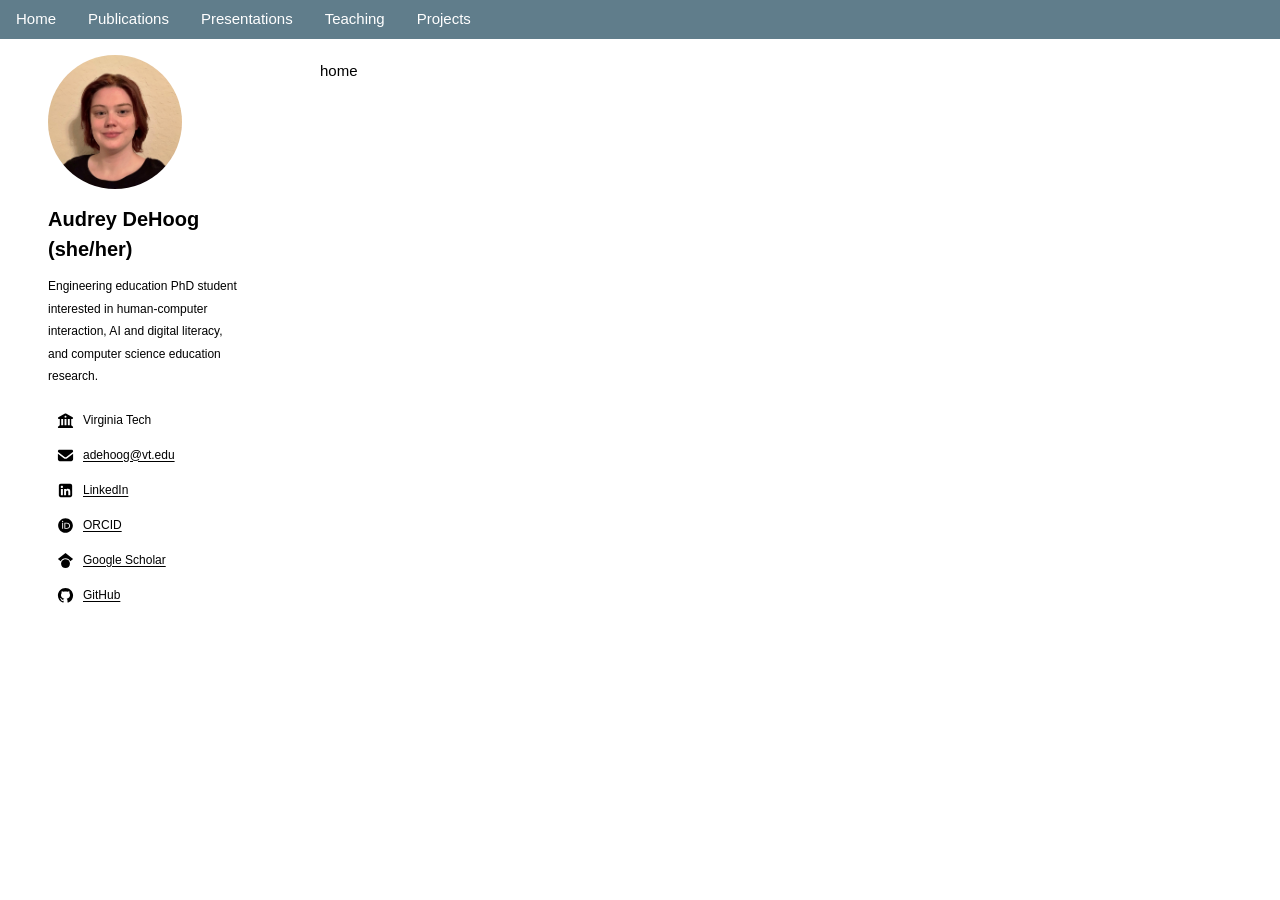
<file: index.html>
<!DOCTYPE html>
<html>
<title>adehoog.github.io</title>
<meta name="viewport" content="width=device-width, initial-scale=1">
<link rel="stylesheet" href="css/w3.css">
<head>
  <!-- Sidebar -->
 <div class="w3-sidebar w3-bar-block w3-margin w3-padding" style="width: 20%">
  <div class="w3-container w3-padding-16">
    <p><img src="images/headshot(square).jpeg" class="w3-circle" style="height:70%;width:70%" alt="Headshot"></p>
    <h4><b>Audrey DeHoog (she/her)</b></h4>
    <small>Engineering education PhD student interested in human-computer interaction, AI and digital literacy, and computer science education research.</small>
  </div> 
  <div class="w3-container w3-margin-right w3-text-theme">
    <ul class="w3-ul-nb">
      <li><img src="icons/building-columns-solid-full.svg" class="w3-padding-small" style="height:35px;width:35px"/><small>Virginia Tech</small></li>
      <li><img src="icons/envelope-solid-full.svg" class="w3-padding-small" style="height:35px;width:35px"/><small><a href="mailto:adehoog@vt.edu"><i class=""></i>adehoog@vt.edu</a></small></li>
      <li><img src="icons/square-linkedin-brands-solid-full.svg" class="w3-padding-small" style="height:35px;width:35px"/><small><a href="https://www.linkedin.com/in/audrey-dehoog/">LinkedIn</a></small></li>
      <li><img src="icons/orcid-brands-solid-full.svg" class="w3-padding-small" style="height:35px;width:35px"/><small><a href="https://orcid.org/0009-0006-2582-4163">ORCID</a></small></li>
      <li><img src="icons/google-scholar-brands-solid-full.svg" class="w3-padding-small" style="height:35px;width:35px"/><small><a href="https://scholar.google.com/citations?hl=en&user=KG1zTl8AAAAJ">Google Scholar</a></small></li>
      <li><img src="icons/github-brands-solid-full.svg" class="w3-padding-small" style="height:35px;width:35px"/><small><a href="https://github.com/adehoog">GitHub</a></small></li>
    </ul>
  </div>
</div>
<!-- Navbar -->
<div class="w3-top">
<div class="w3-bar w3-blue-gray">
  <a href="#" class="w3-bar-item w3-button">Home</a>
  <a href="publications.html" class="w3-bar-item w3-button">Publications</a>
  <a href="presentations.html" class="w3-bar-item w3-button">Presentations</a>
  <a href="teaching.html" class="w3-bar-item w3-button">Teaching</a>
  <a href="project.html" class="w3-bar-item w3-button">Projects</a>
</div>
</div>
</head>

<br><br>

<body>
  <div style="margin-left:25%">
  <!-- Page Content -->
   <p>home</p>
  </div>
</body>

</html>
</file>
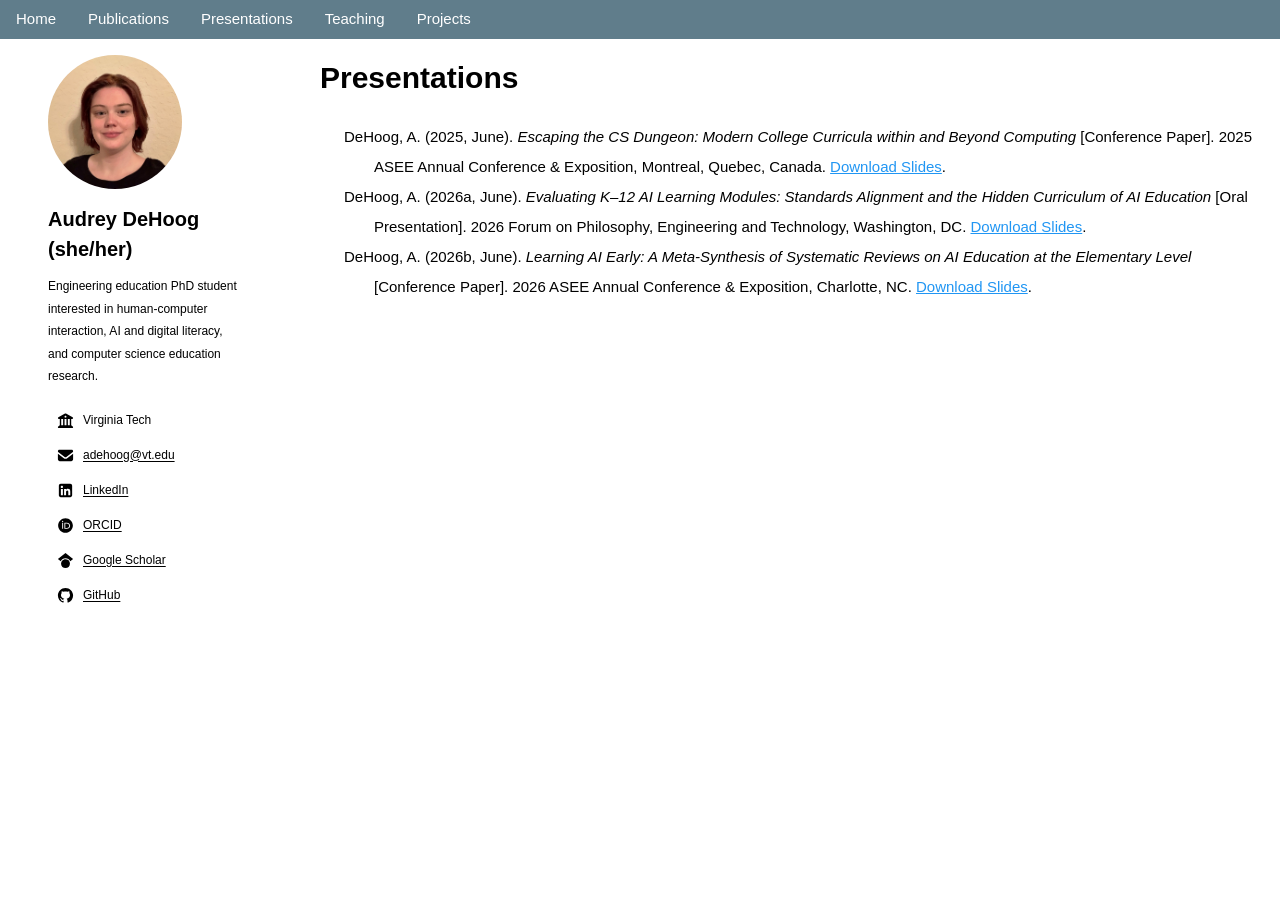
<file: presentations.html>
<!DOCTYPE html>
<html>
<title>adehoog.github.io</title>
<meta name="viewport" content="width=device-width, initial-scale=1">
<link rel="stylesheet" href="css/w3.css">
<head>
  <!-- Sidebar -->
 <div class="w3-sidebar w3-bar-block w3-margin w3-padding" style="width: 20%">
  <div class="w3-container w3-padding-16">
    <p><img src="images/headshot(square).jpeg" class="w3-circle" style="height:70%;width:70%" alt="Headshot"></p>
    <h4><b>Audrey DeHoog (she/her)</b></h4>
    <small>Engineering education PhD student interested in human-computer interaction, AI and digital literacy, and computer science education research.</small>
  </div> 
  <div class="w3-container w3-margin-right w3-text-theme">
    <ul class="w3-ul-nb">
      <li><img src="icons/building-columns-solid-full.svg" class="w3-padding-small" style="height:35px;width:35px"/><small>Virginia Tech</small></li>
      <li><img src="icons/envelope-solid-full.svg" class="w3-padding-small" style="height:35px;width:35px"/><small><a href="mailto:adehoog@vt.edu"><i class=""></i>adehoog@vt.edu</a></small></li>
      <li><img src="icons/square-linkedin-brands-solid-full.svg" class="w3-padding-small" style="height:35px;width:35px"/><small><a href="https://www.linkedin.com/in/audrey-dehoog/">LinkedIn</a></small></li>
      <li><img src="icons/orcid-brands-solid-full.svg" class="w3-padding-small" style="height:35px;width:35px"/><small><a href="https://orcid.org/0009-0006-2582-4163">ORCID</a></small></li>
      <li><img src="icons/google-scholar-brands-solid-full.svg" class="w3-padding-small" style="height:35px;width:35px"/><small><a href="https://scholar.google.com/citations?hl=en&user=KG1zTl8AAAAJ">Google Scholar</a></small></li>
      <li><img src="icons/github-brands-solid-full.svg" class="w3-padding-small" style="height:35px;width:35px"/><small><a href="https://github.com/adehoog">GitHub</a></small></li>
    </ul>
  </div>
</div>
<!-- Navbar -->
<div class="w3-top">
<div class="w3-bar w3-blue-gray">
  <a href="index.html" class="w3-bar-item w3-button">Home</a>
  <a href="publications.html" class="w3-bar-item w3-button">Publications</a>
  <a href="#" class="w3-bar-item w3-button">Presentations</a>
  <a href="teaching.html" class="w3-bar-item w3-button">Teaching</a>
  <a href="project.html" class="w3-bar-item w3-button">Projects</a>
</div>
</div>
</head>

<br><br>

<body>
  <div style="margin-left:25%">
  <!-- Page Content -->
   <h2><b>Presentations</b></h2>
   <div class="csl-bib-body w3-padding-large" style="line-height: 2; margin-left: 2em; text-indent:-2em;">
    <div class="csl-entry">DeHoog, A. (2025, June). <i>Escaping the CS Dungeon: Modern College Curricula within and Beyond Computing</i> [Conference Paper]. 2025 ASEE Annual Conference &amp; Exposition, Montreal, Quebec, Canada. <a class="w3-text-blue" href="/files/presentation slides/ASEE 2025 Presentation_Escaping the CS Dungeon.pdf" download>Download Slides</a>.</div>
    <span class="Z3988" title="url_ver=Z39.88-2004&amp;ctx_ver=Z39.88-2004&amp;rfr_id=info%3Asid%2Fzotero.org%3A2&amp;rft_val_fmt=info%3Aofi%2Ffmt%3Akev%3Amtx%3Adc&amp;rft.type=presentation&amp;rft.title=Escaping%20the%20CS%20Dungeon%3A%20Modern%20College%20Curricula%20within%20and%20Beyond%20Computing&amp;rft.aufirst=Audrey&amp;rft.aulast=DeHoog&amp;rft.au=Audrey%20DeHoog&amp;rft.date=2025-06"></span>
    <div class="csl-entry">DeHoog, A. (2026a, June). <i>Evaluating K–12 AI Learning Modules: Standards Alignment and the Hidden Curriculum of AI Education</i> [Oral Presentation]. 2026 Forum on Philosophy, Engineering and Technology, Washington, DC. <a class="w3-text-blue" href="/files/presentation slides/fPET2026 (FINAL).pdf" download>Download Slides</a>.</div>
    <span class="Z3988" title="url_ver=Z39.88-2004&amp;ctx_ver=Z39.88-2004&amp;rfr_id=info%3Asid%2Fzotero.org%3A2&amp;rft_val_fmt=info%3Aofi%2Ffmt%3Akev%3Amtx%3Adc&amp;rft.type=presentation&amp;rft.title=Evaluating%20K%E2%80%9312%20AI%20Learning%20Modules%3A%20Standards%20Alignment%20and%20the%20Hidden%20Curriculum%20of%20AI%20Education&amp;rft.aufirst=Audrey&amp;rft.aulast=DeHoog&amp;rft.au=Audrey%20DeHoog&amp;rft.date=2026-06"></span>
    <div class="csl-entry">DeHoog, A. (2026b, June). <i>Learning AI Early: A Meta-Synthesis of Systematic Reviews on AI Education at the Elementary Level</i> [Conference Paper]. 2026 ASEE Annual Conference &amp; Exposition, Charlotte, NC. <a class="w3-text-blue" href="/files/presentation slides/ASEE 2026_Learning AI Early.pdf" download>Download Slides</a>.</div>
    <span class="Z3988" title="url_ver=Z39.88-2004&amp;ctx_ver=Z39.88-2004&amp;rfr_id=info%3Asid%2Fzotero.org%3A2&amp;rft_val_fmt=info%3Aofi%2Ffmt%3Akev%3Amtx%3Adc&amp;rft.type=presentation&amp;rft.title=Learning%20AI%20Early%3A%20A%20Meta-Synthesis%20of%20Systematic%20Reviews%20on%20AI%20Education%20at%20the%20Elementary%20Level&amp;rft.aufirst=Audrey&amp;rft.aulast=DeHoog&amp;rft.au=Audrey%20DeHoog&amp;rft.date=2026-06"></span>
  </div>
  </div>
</body>

</html>
</file>
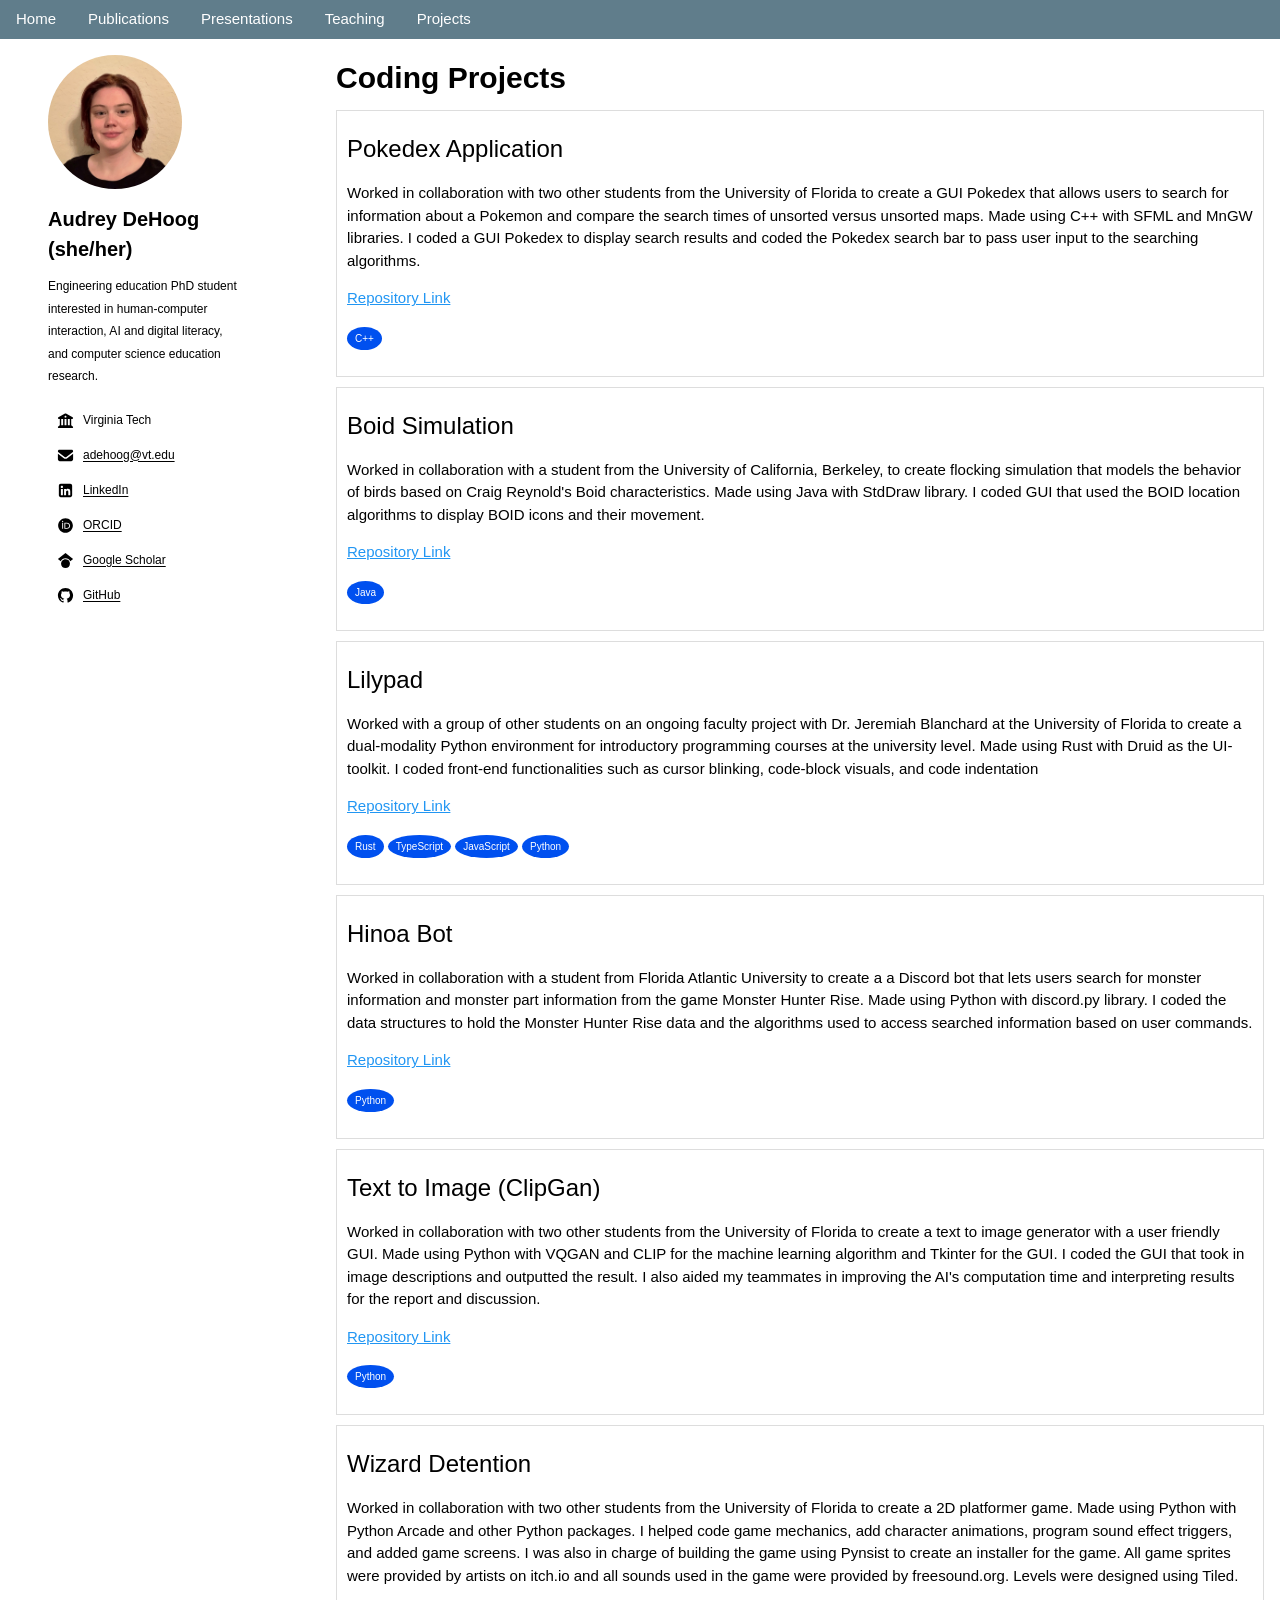
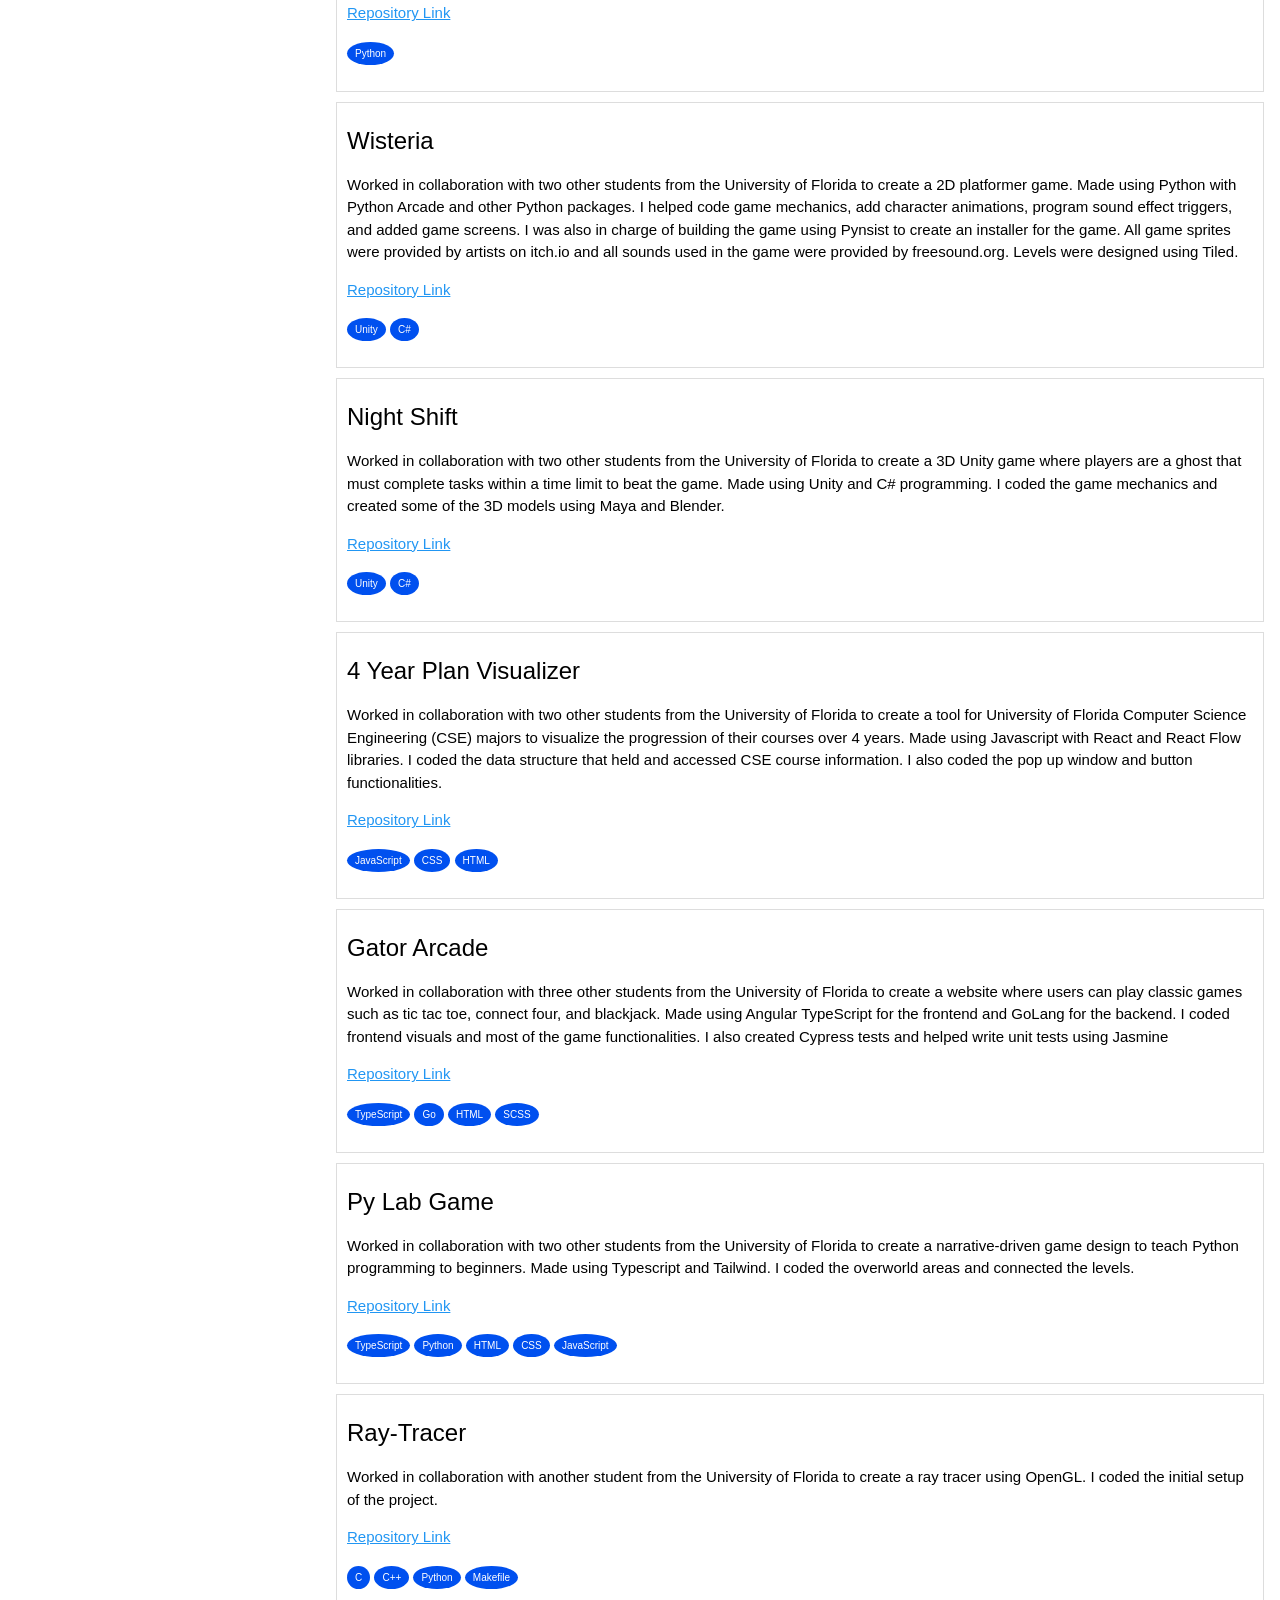
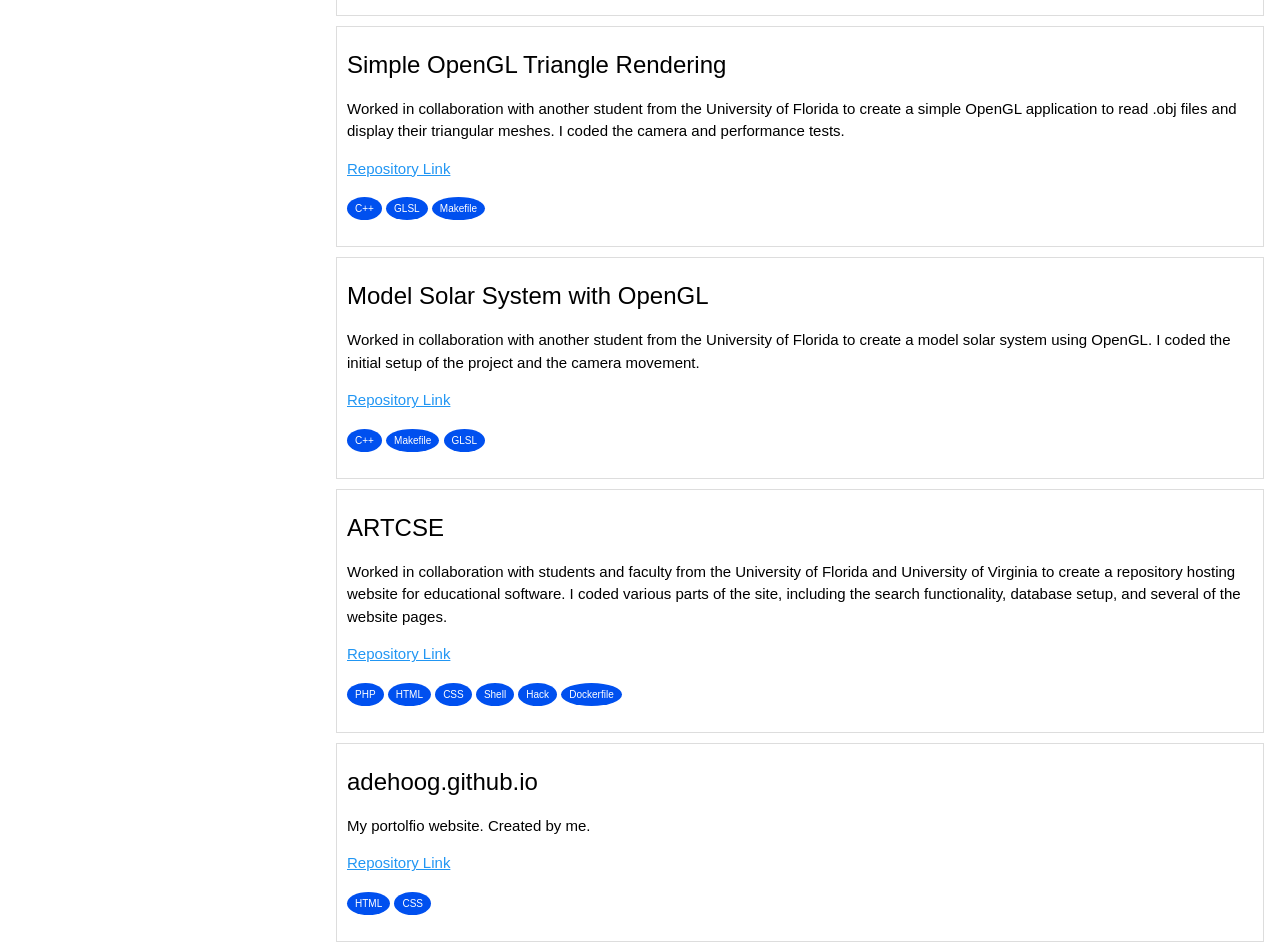
<file: project.html>
<!DOCTYPE html>
<html>
<title>adehoog.github.io</title>
<meta name="viewport" content="width=device-width, initial-scale=1">
<link rel="stylesheet" href="css/w3.css">
<head>
  <!-- Sidebar -->
 <div class="w3-sidebar w3-bar-block w3-margin w3-padding" style="width: 20%">
  <div class="w3-container w3-padding-16">
    <p><img src="images/headshot(square).jpeg" class="w3-circle" style="height:70%;width:70%" alt="Headshot"></p>
    <h4><b>Audrey DeHoog (she/her)</b></h4>
    <small>Engineering education PhD student interested in human-computer interaction, AI and digital literacy, and computer science education research.</small>
  </div> 
  <div class="w3-container w3-margin-right w3-text-theme">
    <ul class="w3-ul-nb">
      <li><img src="icons/building-columns-solid-full.svg" class="w3-padding-small" style="height:35px;width:35px"/><small>Virginia Tech</small></li>
      <li><img src="icons/envelope-solid-full.svg" class="w3-padding-small" style="height:35px;width:35px"/><small><a href="mailto:adehoog@vt.edu"><i class=""></i>adehoog@vt.edu</a></small></li>
      <li><img src="icons/square-linkedin-brands-solid-full.svg" class="w3-padding-small" style="height:35px;width:35px"/><small><a href="https://www.linkedin.com/in/audrey-dehoog/">LinkedIn</a></small></li>
      <li><img src="icons/orcid-brands-solid-full.svg" class="w3-padding-small" style="height:35px;width:35px"/><small><a href="https://orcid.org/0009-0006-2582-4163">ORCID</a></small></li>
      <li><img src="icons/google-scholar-brands-solid-full.svg" class="w3-padding-small" style="height:35px;width:35px"/><small><a href="https://scholar.google.com/citations?hl=en&user=KG1zTl8AAAAJ">Google Scholar</a></small></li>
      <li><img src="icons/github-brands-solid-full.svg" class="w3-padding-small" style="height:35px;width:35px"/><small><a href="https://github.com/adehoog">GitHub</a></small></li>
    </ul>
  </div>
</div>
<!-- Navbar -->
<div class="w3-top">
<div class="w3-bar w3-blue-gray">
  <a href="index.html" class="w3-bar-item w3-button">Home</a>
  <a href="publications.html" class="w3-bar-item w3-button">Publications</a>
  <a href="presentations.html" class="w3-bar-item w3-button">Presentations</a>
  <a href="teaching.html" class="w3-bar-item w3-button">Teaching</a>
  <a href="#" class="w3-bar-item w3-button">Projects</a>
</div>
</div>
</head>

<br><br>

<body>
  <div class="w3-container" style="margin-left:25%">
  <!-- Page Content -->
   <h2><b>Coding Projects</b></h2>
   
   <div id="output"></div>
   
   <script>
    //SCRIPT SOURCE: https://www.xjavascript.com/blog/json-javascript-jquery-how-to-import-data-from-a-json-file-and-parse-it/#step-1-prepare-your-json-file
    fetch('files/lists/projects_list.json')
            .then(response => {
                // Check if the request was successful (status 200-299)
                if (!response.ok) {
                    throw new Error(`HTTP error! Status: ${response.status}`);
                }
                // Convert the response to JSON
                return response.json();
            })
            .then(data => {
                // Process the parsed JSON data
                console.log('Fetched data:', data);
                displayProjects(data); // Call a function to display data
                //displayLangs(data);
            })
            .catch(error => {
                // Handle errors (e.g., network issues, file not found)
                console.error('Error fetching JSON:', error);
                document.getElementById('output').textContent = 'Failed to load data.';
            });

      function displayProjects(data) {
        const outputDiv = document.getElementById('output');

        data.projects.forEach(project => {
          const langHTML = project.langs
            .map(lang => `<span class="w3-badge w3-tiny w3-cobalt w3-padding-small">${lang}</span>`)
            .join(' ');

          outputDiv.insertAdjacentHTML('beforeend', `
            <div style="margin: 10px 0; padding: 10px; border: 1px solid #ddd;">
              <h3>${project.title}</h3>
              <p>${project.desc}</p>
              <a href="${project.repo}" class="card-link w3-text-blue">
                Repository Link
              </a>
              <div class="lang-panels w3-padding-16">${langHTML}</div>
            </div>
          `);
        });
      }
      // function displayLangs(data){
      //   const langsDiv = document.getElementById('langsDiv');
      //     data.projects.forEach(project => {
      //       project.langs.forEach(lang => {
      //         langsDiv.innerHTML += `
      //           <span class="w3-badge w3-tiny w3-cobalt w3-padding">${lang}</span>
      //         `;
      //       })
      //     });
      // }
   </script>
  </div>
</body>

</html>
</file>
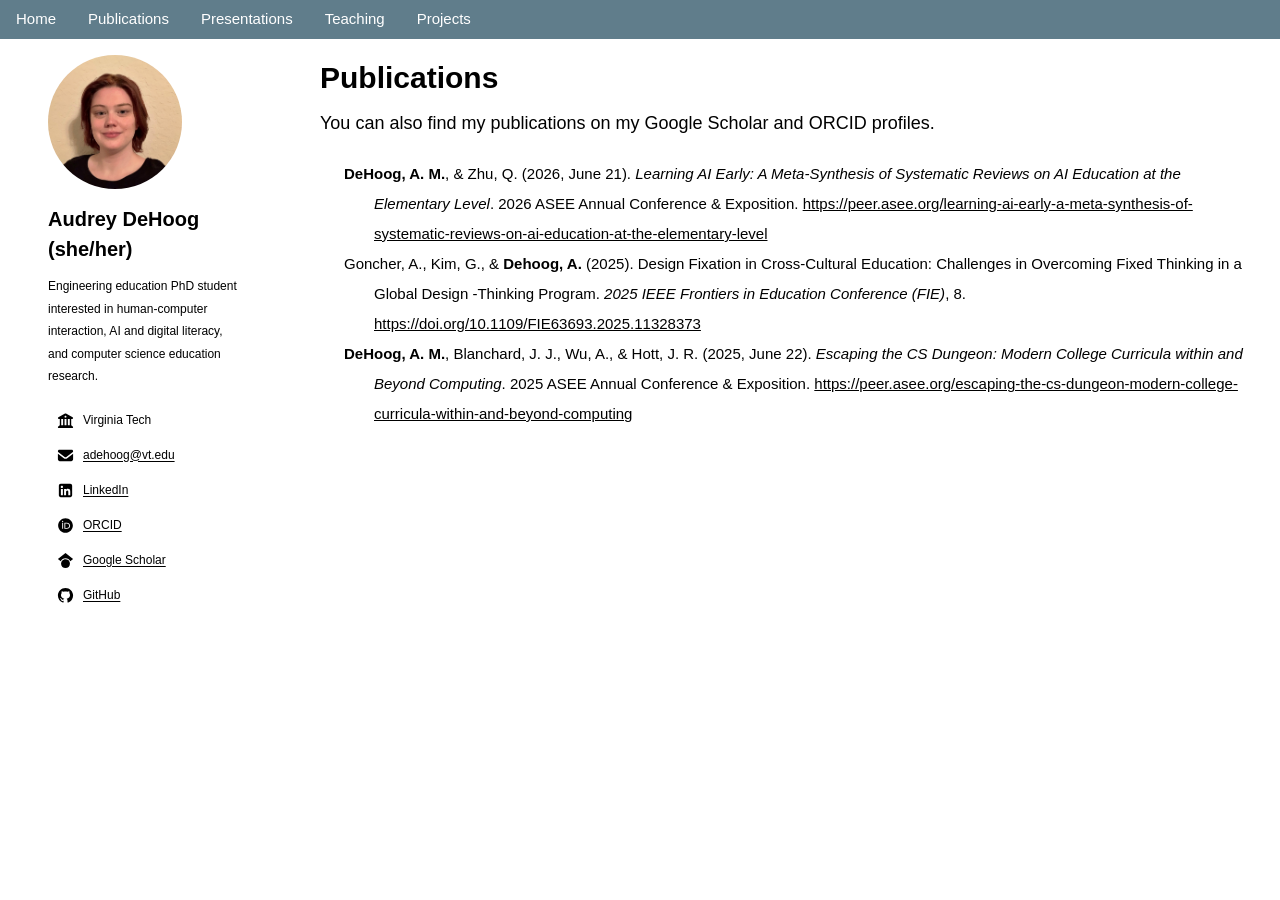
<file: publications.html>
<!DOCTYPE html>
<html>
<title>adehoog.github.io</title>
<meta name="viewport" content="width=device-width, initial-scale=1">
<link rel="stylesheet" href="css/w3.css">
<head>
  <!-- Sidebar -->
 <div class="w3-sidebar w3-bar-block w3-margin w3-padding" style="width: 20%">
  <div class="w3-container w3-padding-16">
    <p><img src="images/headshot(square).jpeg" class="w3-circle" style="height:70%;width:70%" alt="Headshot"></p>
    <h4><b>Audrey DeHoog (she/her)</b></h4>
    <small>Engineering education PhD student interested in human-computer interaction, AI and digital literacy, and computer science education research.</small>
  </div> 
  <div class="w3-container w3-margin-right w3-text-theme">
    <ul class="w3-ul-nb">
      <li><img src="icons/building-columns-solid-full.svg" class="w3-padding-small" style="height:35px;width:35px"/><small>Virginia Tech</small></li>
      <li><img src="icons/envelope-solid-full.svg" class="w3-padding-small" style="height:35px;width:35px"/><small><a href="mailto:adehoog@vt.edu"><i class=""></i>adehoog@vt.edu</a></small></li>
      <li><img src="icons/square-linkedin-brands-solid-full.svg" class="w3-padding-small" style="height:35px;width:35px"/><small><a href="https://www.linkedin.com/in/audrey-dehoog/">LinkedIn</a></small></li>
      <li><img src="icons/orcid-brands-solid-full.svg" class="w3-padding-small" style="height:35px;width:35px"/><small><a href="https://orcid.org/0009-0006-2582-4163">ORCID</a></small></li>
      <li><img src="icons/google-scholar-brands-solid-full.svg" class="w3-padding-small" style="height:35px;width:35px"/><small><a href="https://scholar.google.com/citations?hl=en&user=KG1zTl8AAAAJ">Google Scholar</a></small></li>
      <li><img src="icons/github-brands-solid-full.svg" class="w3-padding-small" style="height:35px;width:35px"/><small><a href="https://github.com/adehoog">GitHub</a></small></li>
    </ul>
  </div>
</div>
<!-- Navbar -->
<div class="w3-top">
<div class="w3-bar w3-blue-gray">
  <a href="index.html" class="w3-bar-item w3-button">Home</a>
  <a href="#" class="w3-bar-item w3-button">Publications</a>
  <a href="presentations.html" class="w3-bar-item w3-button">Presentations</a>
  <a href="teaching.html" class="w3-bar-item w3-button">Teaching</a>
  <a href="project.html" class="w3-bar-item w3-button">Projects</a>
</div>
</div>
</head>

<br><br>

<body>
  <div style="margin-left:25%">
  <!-- Page Content -->
   <h2><b>Publications</b></h2>
   <h5>You can also find my publications on my Google Scholar and ORCID profiles.</h5>
    <div class="csl-bib-body w3-padding-large" style="line-height: 2; margin-left: 2em; text-indent:-2em;">
      <!--Biblography-->
      <div class="csl-entry"><b>DeHoog, A. M.</b>, &amp; Zhu, Q. (2026, June 21). <i>Learning AI Early: A Meta-Synthesis of Systematic Reviews on AI Education at the Elementary Level</i>. 2026 ASEE Annual Conference &amp; Exposition. <a href="https://peer.asee.org/learning-ai-early-a-meta-synthesis-of-systematic-reviews-on-ai-education-at-the-elementary-level">https://peer.asee.org/learning-ai-early-a-meta-synthesis-of-systematic-reviews-on-ai-education-at-the-elementary-level</a></div>
      <span class="Z3988" title="url_ver=Z39.88-2004&amp;ctx_ver=Z39.88-2004&amp;rfr_id=info%3Asid%2Fzotero.org%3A2&amp;rft_val_fmt=info%3Aofi%2Ffmt%3Akev%3Amtx%3Abook&amp;rft.genre=proceeding&amp;rft.atitle=Learning%20AI%20Early%3A%20A%20Meta-Synthesis%20of%20Systematic%20Reviews%20on%20AI%20Education%20at%20the%20Elementary%20Level&amp;rft.aufirst=Audrey%20Marie&amp;rft.aulast=DeHoog&amp;rft.au=Audrey%20Marie%20DeHoog&amp;rft.au=Qin%20Zhu&amp;rft.date=2026-06-21"></span>
      <div class="csl-entry">Goncher, A., Kim, G., &amp; <b>Dehoog, A. </b>(2025). Design Fixation in Cross-Cultural Education: Challenges in Overcoming Fixed Thinking in a Global Design -Thinking Program. <i>2025 IEEE Frontiers in Education Conference (FIE)</i>, 8. <a href="https://doi.org/10.1109/FIE63693.2025.11328373">https://doi.org/10.1109/FIE63693.2025.11328373</a></div>
      <span class="Z3988" title="url_ver=Z39.88-2004&amp;ctx_ver=Z39.88-2004&amp;rfr_id=info%3Asid%2Fzotero.org%3A2&amp;rft_id=info%3Adoi%2F10.1109%2FFIE63693.2025.11328373&amp;rft_val_fmt=info%3Aofi%2Ffmt%3Akev%3Amtx%3Abook&amp;rft.genre=proceeding&amp;rft.atitle=Design%20Fixation%20in%20Cross-Cultural%20Education%3A%20Challenges%20in%20Overcoming%20Fixed%20Thinking%20in%20a%20Global%20Design%20-Thinking%20Program&amp;rft.btitle=2025%20IEEE%20Frontiers%20in%20Education%20Conference%20(FIE)&amp;rft.aufirst=Andrea&amp;rft.aulast=Goncher&amp;rft.au=Andrea%20Goncher&amp;rft.au=Gloria%20Kim&amp;rft.au=Audrey%20Dehoog&amp;rft.date=2025-11&amp;rft.pages=8&amp;rft.issn=2377-634X"></span>
      <div class="csl-entry"><b>DeHoog, A. M.</b>, Blanchard, J. J., Wu, A., &amp; Hott, J. R. (2025, June 22). <i>Escaping the CS Dungeon: Modern College Curricula within and Beyond Computing</i>. 2025 ASEE Annual Conference &amp; Exposition. <a href="https://peer.asee.org/escaping-the-cs-dungeon-modern-college-curricula-within-and-beyond-computing">https://peer.asee.org/escaping-the-cs-dungeon-modern-college-curricula-within-and-beyond-computing</a></div>
      <span class="Z3988" title="url_ver=Z39.88-2004&amp;ctx_ver=Z39.88-2004&amp;rfr_id=info%3Asid%2Fzotero.org%3A2&amp;rft_val_fmt=info%3Aofi%2Ffmt%3Akev%3Amtx%3Abook&amp;rft.genre=proceeding&amp;rft.atitle=Escaping%20the%20CS%20Dungeon%3A%20Modern%20College%20Curricula%20within%20and%20Beyond%20Computing&amp;rft.aufirst=Audrey%20Marie&amp;rft.aulast=DeHoog&amp;rft.au=Audrey%20Marie%20DeHoog&amp;rft.au=Jeremiah%20J.%20Blanchard&amp;rft.au=Amy%20Wu&amp;rft.au=John%20R.%20Hott&amp;rft.date=2025-06-22"></span>
      <!---->
    </div>
  </div>
</body>

</html>
</file>
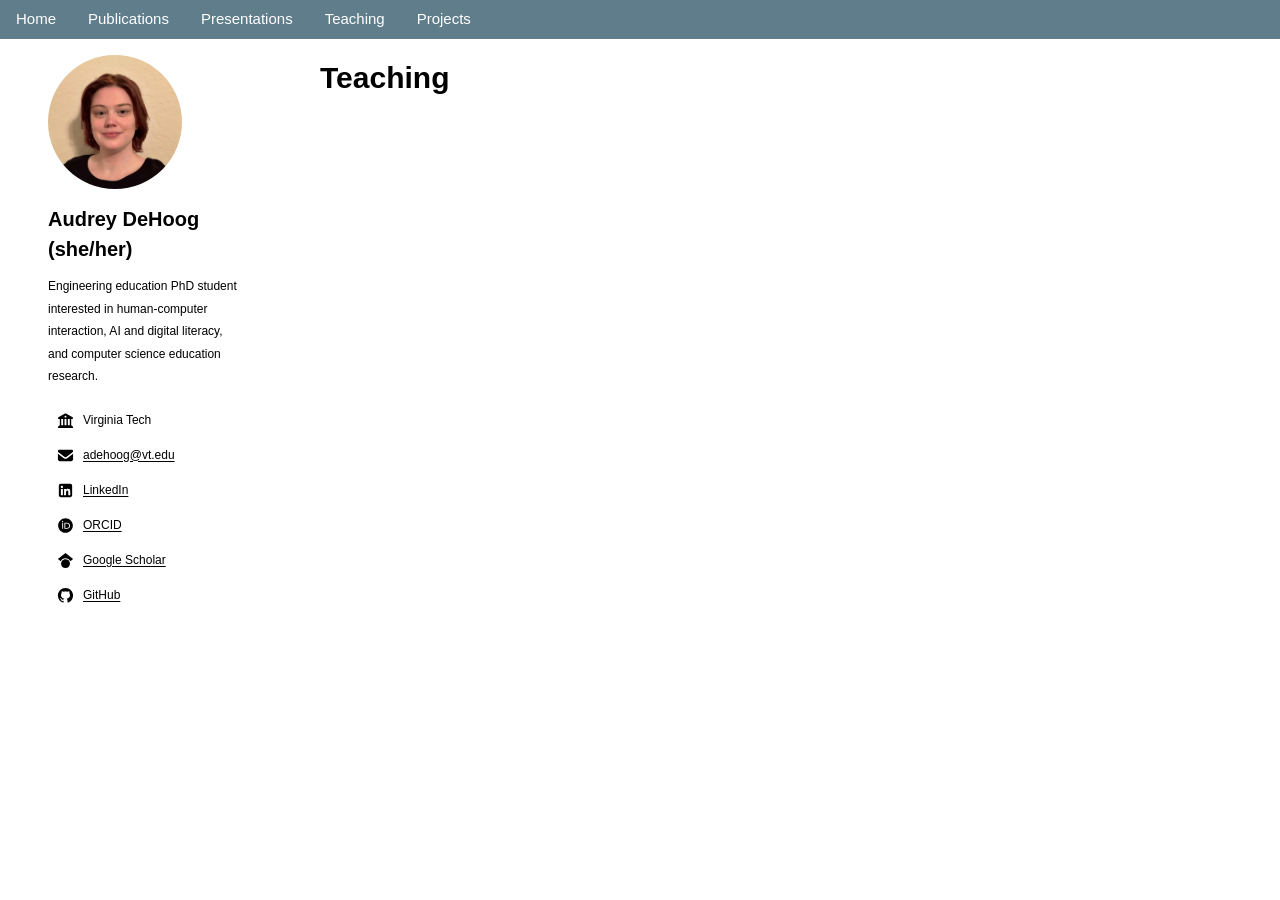
<file: teaching.html>
<!DOCTYPE html>
<html>
<title>adehoog.github.io</title>
<meta name="viewport" content="width=device-width, initial-scale=1">
<link rel="stylesheet" href="css/w3.css">
<head>
  <!-- Sidebar -->
 <div class="w3-sidebar w3-bar-block w3-margin w3-padding" style="width: 20%">
  <div class="w3-container w3-padding-16">
    <p><img src="images/headshot(square).jpeg" class="w3-circle" style="height:70%;width:70%" alt="Headshot"></p>
    <h4><b>Audrey DeHoog (she/her)</b></h4>
    <small>Engineering education PhD student interested in human-computer interaction, AI and digital literacy, and computer science education research.</small>
  </div> 
  <div class="w3-container w3-margin-right w3-text-theme">
    <ul class="w3-ul-nb">
      <li><img src="icons/building-columns-solid-full.svg" class="w3-padding-small" style="height:35px;width:35px"/><small>Virginia Tech</small></li>
      <li><img src="icons/envelope-solid-full.svg" class="w3-padding-small" style="height:35px;width:35px"/><small><a href="mailto:adehoog@vt.edu"><i class=""></i>adehoog@vt.edu</a></small></li>
      <li><img src="icons/square-linkedin-brands-solid-full.svg" class="w3-padding-small" style="height:35px;width:35px"/><small><a href="https://www.linkedin.com/in/audrey-dehoog/">LinkedIn</a></small></li>
      <li><img src="icons/orcid-brands-solid-full.svg" class="w3-padding-small" style="height:35px;width:35px"/><small><a href="https://orcid.org/0009-0006-2582-4163">ORCID</a></small></li>
      <li><img src="icons/google-scholar-brands-solid-full.svg" class="w3-padding-small" style="height:35px;width:35px"/><small><a href="https://scholar.google.com/citations?hl=en&user=KG1zTl8AAAAJ">Google Scholar</a></small></li>
      <li><img src="icons/github-brands-solid-full.svg" class="w3-padding-small" style="height:35px;width:35px"/><small><a href="https://github.com/adehoog">GitHub</a></small></li>
    </ul>
  </div>
</div>
<!-- Navbar -->
<div class="w3-top">
<div class="w3-bar w3-blue-gray">
  <a href="index.html" class="w3-bar-item w3-button">Home</a>
  <a href="publications.html" class="w3-bar-item w3-button">Publications</a>
  <a href="presentations.html" class="w3-bar-item w3-button">Presentations</a>
  <a href="#" class="w3-bar-item w3-button">Teaching</a>
  <a href="project.html" class="w3-bar-item w3-button">Projects</a>
</div>
</div>
</head>

<br><br>

<body>
  <div style="margin-left:25%">
  <!-- Page Content -->
   <h2><b>Teaching</b></h2>
  </div>
</body>

</html>
</file>
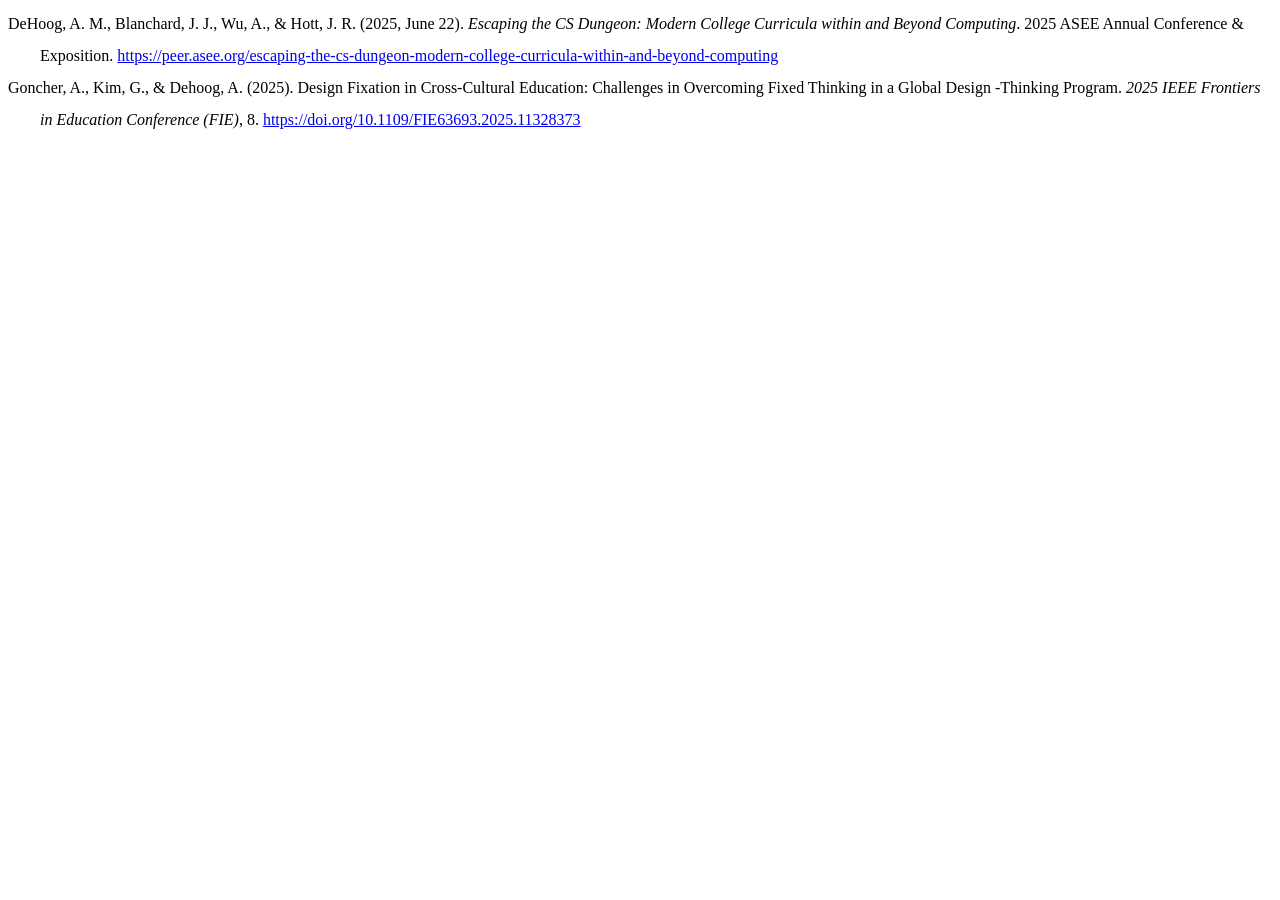
<file: Untitled Bibliography.html>
<!DOCTYPE html PUBLIC "-//W3C//DTD XHTML 1.1//EN" "http://www.w3.org/TR/xhtml11/DTD/xhtml11.dtd">
<html xmlns="http://www.w3.org/1999/xhtml" xml:lang="en">
<head>
<meta http-equiv="Content-Type" content="text/html; charset=utf-8"/>
<title>Bibliography</title>
</head>
<body>
<div class="csl-bib-body" style="line-height: 2; margin-left: 2em; text-indent:-2em;">
  <div class="csl-entry">DeHoog, A. M., Blanchard, J. J., Wu, A., &amp; Hott, J. R. (2025, June 22). <i>Escaping the CS Dungeon: Modern College Curricula within and Beyond Computing</i>. 2025 ASEE Annual Conference &amp; Exposition. <a href="https://peer.asee.org/escaping-the-cs-dungeon-modern-college-curricula-within-and-beyond-computing">https://peer.asee.org/escaping-the-cs-dungeon-modern-college-curricula-within-and-beyond-computing</a></div>
  <span class="Z3988" title="url_ver=Z39.88-2004&amp;ctx_ver=Z39.88-2004&amp;rfr_id=info%3Asid%2Fzotero.org%3A2&amp;rft_val_fmt=info%3Aofi%2Ffmt%3Akev%3Amtx%3Abook&amp;rft.genre=proceeding&amp;rft.atitle=Escaping%20the%20CS%20Dungeon%3A%20Modern%20College%20Curricula%20within%20and%20Beyond%20Computing&amp;rft.aufirst=Audrey%20Marie&amp;rft.aulast=DeHoog&amp;rft.au=Audrey%20Marie%20DeHoog&amp;rft.au=Jeremiah%20J.%20Blanchard&amp;rft.au=Amy%20Wu&amp;rft.au=John%20R.%20Hott&amp;rft.date=2025-06-22"></span>
  <div class="csl-entry">Goncher, A., Kim, G., &amp; Dehoog, A. (2025). Design Fixation in Cross-Cultural Education: Challenges in Overcoming Fixed Thinking in a Global Design -Thinking Program. <i>2025 IEEE Frontiers in Education Conference (FIE)</i>, 8. <a href="https://doi.org/10.1109/FIE63693.2025.11328373">https://doi.org/10.1109/FIE63693.2025.11328373</a></div>
  <span class="Z3988" title="url_ver=Z39.88-2004&amp;ctx_ver=Z39.88-2004&amp;rfr_id=info%3Asid%2Fzotero.org%3A2&amp;rft_id=info%3Adoi%2F10.1109%2FFIE63693.2025.11328373&amp;rft_val_fmt=info%3Aofi%2Ffmt%3Akev%3Amtx%3Abook&amp;rft.genre=proceeding&amp;rft.atitle=Design%20Fixation%20in%20Cross-Cultural%20Education%3A%20Challenges%20in%20Overcoming%20Fixed%20Thinking%20in%20a%20Global%20Design%20-Thinking%20Program&amp;rft.btitle=2025%20IEEE%20Frontiers%20in%20Education%20Conference%20(FIE)&amp;rft.aufirst=Andrea&amp;rft.aulast=Goncher&amp;rft.au=Andrea%20Goncher&amp;rft.au=Gloria%20Kim&amp;rft.au=Audrey%20Dehoog&amp;rft.date=2025-11&amp;rft.pages=8&amp;rft.issn=2377-634X"></span>
</div>
</body>
</html>
</file>
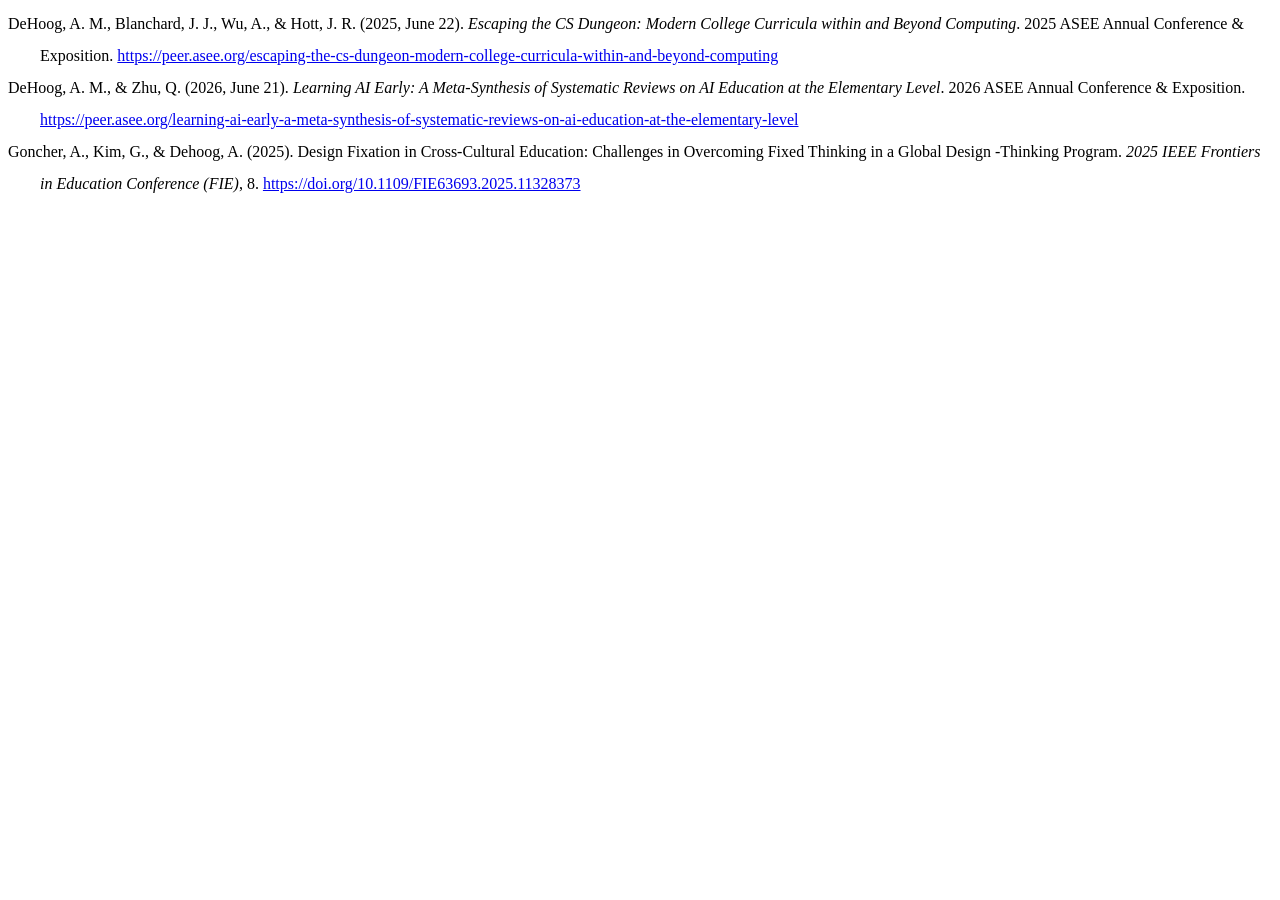
<file: files/Bibliography.html>
<!DOCTYPE html PUBLIC "-//W3C//DTD XHTML 1.1//EN" "http://www.w3.org/TR/xhtml11/DTD/xhtml11.dtd">
<html xmlns="http://www.w3.org/1999/xhtml" xml:lang="en">
<head>
<meta http-equiv="Content-Type" content="text/html; charset=utf-8"/>
<title>Bibliography</title>
</head>
<body>
<div class="csl-bib-body" style="line-height: 2; margin-left: 2em; text-indent:-2em;">
  <div class="csl-entry">DeHoog, A. M., Blanchard, J. J., Wu, A., &amp; Hott, J. R. (2025, June 22). <i>Escaping the CS Dungeon: Modern College Curricula within and Beyond Computing</i>. 2025 ASEE Annual Conference &amp; Exposition. <a href="https://peer.asee.org/escaping-the-cs-dungeon-modern-college-curricula-within-and-beyond-computing">https://peer.asee.org/escaping-the-cs-dungeon-modern-college-curricula-within-and-beyond-computing</a></div>
  <span class="Z3988" title="url_ver=Z39.88-2004&amp;ctx_ver=Z39.88-2004&amp;rfr_id=info%3Asid%2Fzotero.org%3A2&amp;rft_val_fmt=info%3Aofi%2Ffmt%3Akev%3Amtx%3Abook&amp;rft.genre=proceeding&amp;rft.atitle=Escaping%20the%20CS%20Dungeon%3A%20Modern%20College%20Curricula%20within%20and%20Beyond%20Computing&amp;rft.aufirst=Audrey%20Marie&amp;rft.aulast=DeHoog&amp;rft.au=Audrey%20Marie%20DeHoog&amp;rft.au=Jeremiah%20J.%20Blanchard&amp;rft.au=Amy%20Wu&amp;rft.au=John%20R.%20Hott&amp;rft.date=2025-06-22"></span>
  <div class="csl-entry">DeHoog, A. M., &amp; Zhu, Q. (2026, June 21). <i>Learning AI Early: A Meta-Synthesis of Systematic Reviews on AI Education at the Elementary Level</i>. 2026 ASEE Annual Conference &amp; Exposition. <a href="https://peer.asee.org/learning-ai-early-a-meta-synthesis-of-systematic-reviews-on-ai-education-at-the-elementary-level">https://peer.asee.org/learning-ai-early-a-meta-synthesis-of-systematic-reviews-on-ai-education-at-the-elementary-level</a></div>
  <span class="Z3988" title="url_ver=Z39.88-2004&amp;ctx_ver=Z39.88-2004&amp;rfr_id=info%3Asid%2Fzotero.org%3A2&amp;rft_val_fmt=info%3Aofi%2Ffmt%3Akev%3Amtx%3Abook&amp;rft.genre=proceeding&amp;rft.atitle=Learning%20AI%20Early%3A%20A%20Meta-Synthesis%20of%20Systematic%20Reviews%20on%20AI%20Education%20at%20the%20Elementary%20Level&amp;rft.aufirst=Audrey%20Marie&amp;rft.aulast=DeHoog&amp;rft.au=Audrey%20Marie%20DeHoog&amp;rft.au=Qin%20Zhu&amp;rft.date=2026-06-21"></span>
  <div class="csl-entry">Goncher, A., Kim, G., &amp; Dehoog, A. (2025). Design Fixation in Cross-Cultural Education: Challenges in Overcoming Fixed Thinking in a Global Design -Thinking Program. <i>2025 IEEE Frontiers in Education Conference (FIE)</i>, 8. <a href="https://doi.org/10.1109/FIE63693.2025.11328373">https://doi.org/10.1109/FIE63693.2025.11328373</a></div>
  <span class="Z3988" title="url_ver=Z39.88-2004&amp;ctx_ver=Z39.88-2004&amp;rfr_id=info%3Asid%2Fzotero.org%3A2&amp;rft_id=info%3Adoi%2F10.1109%2FFIE63693.2025.11328373&amp;rft_val_fmt=info%3Aofi%2Ffmt%3Akev%3Amtx%3Abook&amp;rft.genre=proceeding&amp;rft.atitle=Design%20Fixation%20in%20Cross-Cultural%20Education%3A%20Challenges%20in%20Overcoming%20Fixed%20Thinking%20in%20a%20Global%20Design%20-Thinking%20Program&amp;rft.btitle=2025%20IEEE%20Frontiers%20in%20Education%20Conference%20(FIE)&amp;rft.aufirst=Andrea&amp;rft.aulast=Goncher&amp;rft.au=Andrea%20Goncher&amp;rft.au=Gloria%20Kim&amp;rft.au=Audrey%20Dehoog&amp;rft.date=2025-11&amp;rft.pages=8&amp;rft.issn=2377-634X"></span>
</div></body>
</html>
</file>
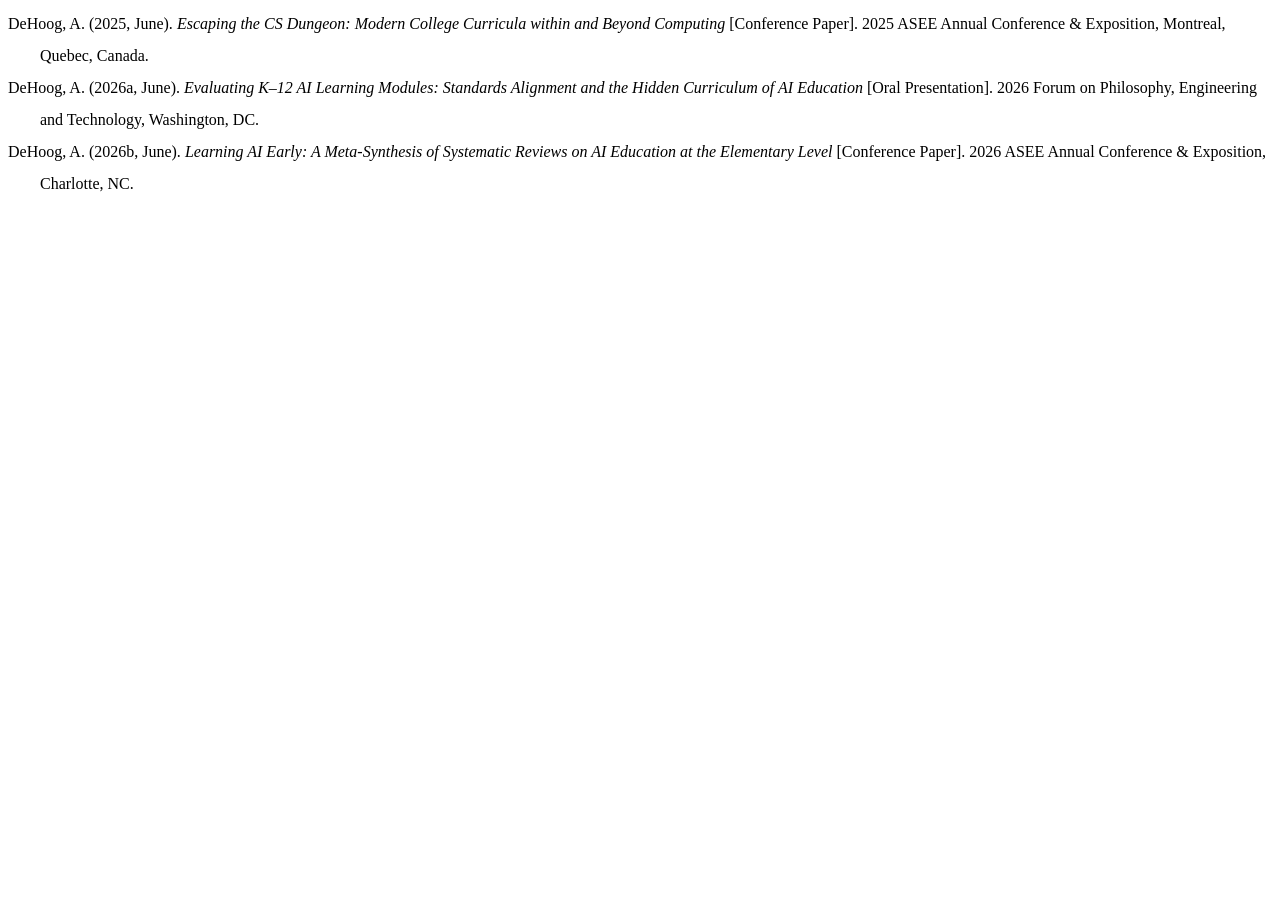
<file: files/Presentations.html>
<!DOCTYPE html PUBLIC "-//W3C//DTD XHTML 1.1//EN" "http://www.w3.org/TR/xhtml11/DTD/xhtml11.dtd">
<html xmlns="http://www.w3.org/1999/xhtml" xml:lang="en">
<head>
<meta http-equiv="Content-Type" content="text/html; charset=utf-8"/>
<title>Bibliography</title>
</head>
<body>
<div class="csl-bib-body" style="line-height: 2; margin-left: 2em; text-indent:-2em;">
  <div class="csl-entry">DeHoog, A. (2025, June). <i>Escaping the CS Dungeon: Modern College Curricula within and Beyond Computing</i> [Conference Paper]. 2025 ASEE Annual Conference &amp; Exposition, Montreal, Quebec, Canada.</div>
  <span class="Z3988" title="url_ver=Z39.88-2004&amp;ctx_ver=Z39.88-2004&amp;rfr_id=info%3Asid%2Fzotero.org%3A2&amp;rft_val_fmt=info%3Aofi%2Ffmt%3Akev%3Amtx%3Adc&amp;rft.type=presentation&amp;rft.title=Escaping%20the%20CS%20Dungeon%3A%20Modern%20College%20Curricula%20within%20and%20Beyond%20Computing&amp;rft.aufirst=Audrey&amp;rft.aulast=DeHoog&amp;rft.au=Audrey%20DeHoog&amp;rft.date=2025-06"></span>
  <div class="csl-entry">DeHoog, A. (2026a, June). <i>Evaluating K–12 AI Learning Modules: Standards Alignment and the Hidden Curriculum of AI Education</i> [Oral Presentation]. 2026 Forum on Philosophy, Engineering and Technology, Washington, DC.</div>
  <span class="Z3988" title="url_ver=Z39.88-2004&amp;ctx_ver=Z39.88-2004&amp;rfr_id=info%3Asid%2Fzotero.org%3A2&amp;rft_val_fmt=info%3Aofi%2Ffmt%3Akev%3Amtx%3Adc&amp;rft.type=presentation&amp;rft.title=Evaluating%20K%E2%80%9312%20AI%20Learning%20Modules%3A%20Standards%20Alignment%20and%20the%20Hidden%20Curriculum%20of%20AI%20Education&amp;rft.aufirst=Audrey&amp;rft.aulast=DeHoog&amp;rft.au=Audrey%20DeHoog&amp;rft.date=2026-06"></span>
  <div class="csl-entry">DeHoog, A. (2026b, June). <i>Learning AI Early: A Meta-Synthesis of Systematic Reviews on AI Education at the Elementary Level</i> [Conference Paper]. 2026 ASEE Annual Conference &amp; Exposition, Charlotte, NC.</div>
  <span class="Z3988" title="url_ver=Z39.88-2004&amp;ctx_ver=Z39.88-2004&amp;rfr_id=info%3Asid%2Fzotero.org%3A2&amp;rft_val_fmt=info%3Aofi%2Ffmt%3Akev%3Amtx%3Adc&amp;rft.type=presentation&amp;rft.title=Learning%20AI%20Early%3A%20A%20Meta-Synthesis%20of%20Systematic%20Reviews%20on%20AI%20Education%20at%20the%20Elementary%20Level&amp;rft.aufirst=Audrey&amp;rft.aulast=DeHoog&amp;rft.au=Audrey%20DeHoog&amp;rft.date=2026-06"></span>
</div></body>
</html>
</file>
